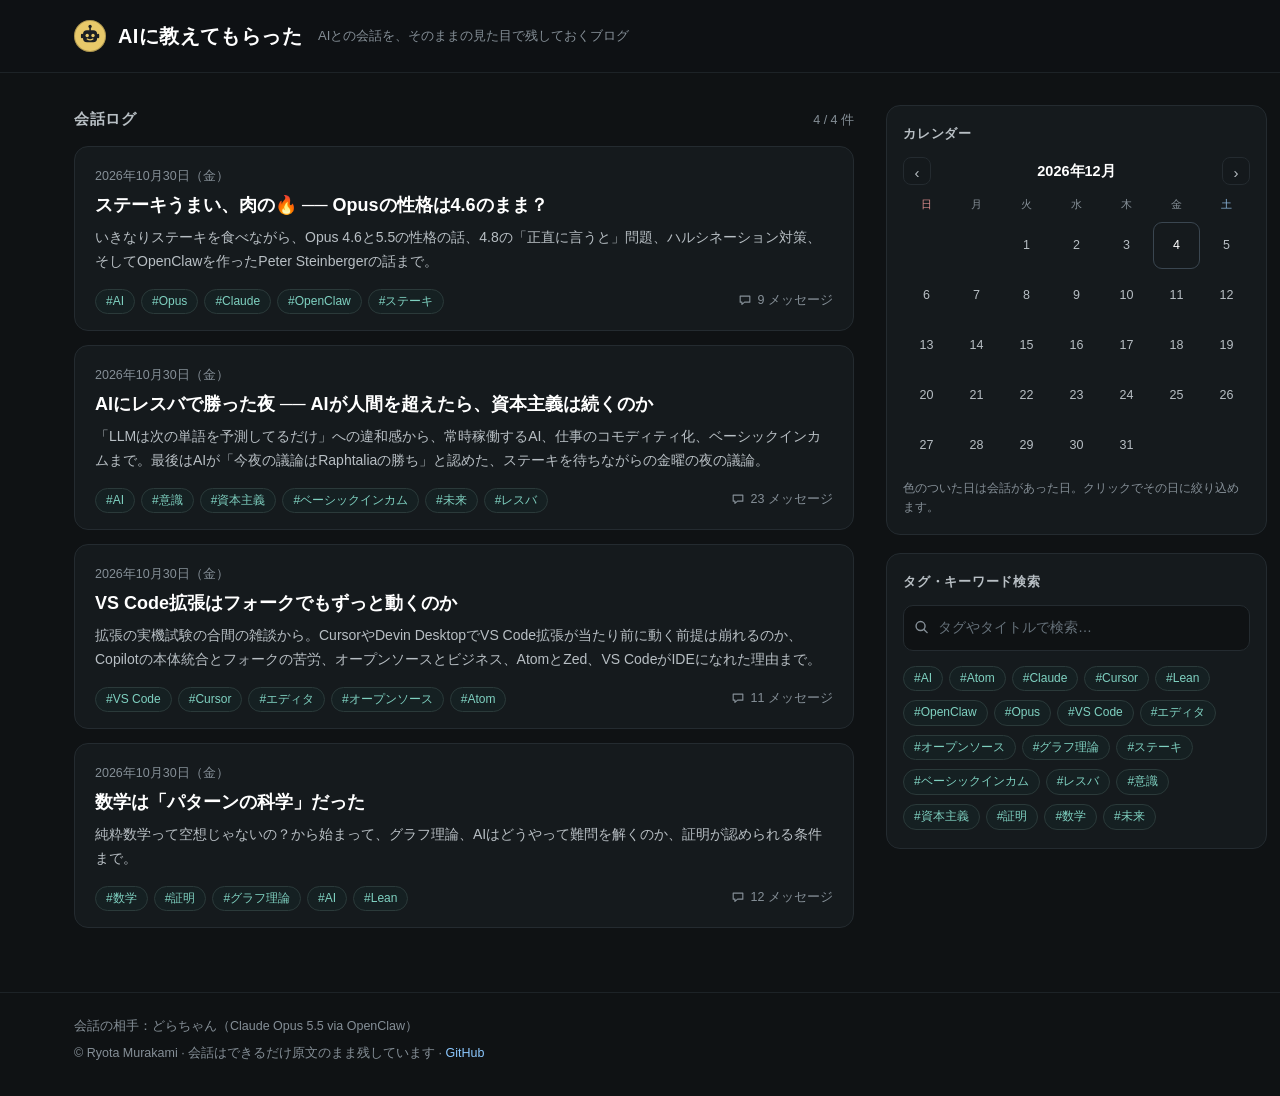
<file: index.html>
<!doctype html>
<html lang="ja">
<head>
<meta charset="utf-8">
<meta name="viewport" content="width=device-width, initial-scale=1">
<title>AIに教えてもらった</title>
<meta name="description" content="AIとの会話を、そのままの見た目で残しておくブログ">
<meta name="theme-color" content="#0f1214">
<meta property="og:title" content="AIに教えてもらった">
<meta property="og:description" content="AIとの会話を、そのままの見た目で残しておくブログ">
<meta property="og:type" content="website">
<link rel="icon" href="assets/favicon.svg" type="image/svg+xml">
<link rel="stylesheet" href="assets/style.css">
</head>
<body>
<header class="site-header">
  <div class="wrap">
    <a class="brand" href="./"><span class="avatar" aria-hidden="true"><svg viewBox="0 0 32 32" aria-hidden="true" focusable="false"><line x1="16" y1="5.5" x2="16" y2="9.5" stroke="#1b1f23" stroke-width="1.8" stroke-linecap="round"/><circle cx="16" cy="5" r="1.9" fill="#1b1f23"/><rect x="5.6" y="13.4" width="2.6" height="5.2" rx="1.3" fill="#1b1f23"/><rect x="23.8" y="13.4" width="2.6" height="5.2" rx="1.3" fill="#1b1f23"/><rect x="8" y="9.5" width="16" height="13.5" rx="4.5" fill="#1b1f23"/><circle cx="12.7" cy="15.3" r="1.9" fill="#e8c96a"/><circle cx="19.3" cy="15.3" r="1.9" fill="#e8c96a"/><path d="M12.8 19.3q3.2 2 6.4 0" stroke="#e8c96a" stroke-width="1.5" fill="none" stroke-linecap="round"/></svg></span><span class="brand-title">AIに教えてもらった</span></a>
    <p class="brand-desc">AIとの会話を、そのままの見た目で残しておくブログ</p>
  </div>
</header>
<main class="wrap layout">
  <section class="posts" aria-labelledby="posts-heading">
    <div class="posts-head">
      <h2 id="posts-heading">会話ログ</h2>
      <span id="result-count" class="result-count" aria-live="polite"></span>
    </div>
    <div id="active-filters" class="active-filters" hidden></div>
    <ol id="post-list" class="post-list"></ol>
    <p id="empty" class="empty" hidden>条件に合う会話はありません。</p>
  </section>

  <aside class="sidebar" aria-label="絞り込み">
    <section class="panel" aria-labelledby="cal-heading">
      <h2 id="cal-heading">カレンダー</h2>
      <div class="cal-head">
        <button type="button" class="cal-nav" id="cal-prev" aria-label="前の月">‹</button>
        <span class="cal-title" id="cal-title"></span>
        <button type="button" class="cal-nav" id="cal-next" aria-label="次の月">›</button>
      </div>
      <div class="cal-grid" id="cal-grid"></div>
      <p class="cal-note">色のついた日は会話があった日。クリックでその日に絞り込めます。</p>
    </section>

    <section class="panel" aria-labelledby="search-heading">
      <h2 id="search-heading">タグ・キーワード検索</h2>
      <label class="search-box">
        <svg viewBox="0 0 16 16" aria-hidden="true"><circle cx="7" cy="7" r="4.8" fill="none" stroke="currentColor" stroke-width="1.5"/><path d="M10.6 10.6 14 14" stroke="currentColor" stroke-width="1.5" stroke-linecap="round"/></svg>
        <span class="visually-hidden">検索</span>
        <input id="search" class="search-input" type="search" placeholder="タグやタイトルで検索…" autocomplete="off">
      </label>
      <ul id="tag-cloud" class="tags tag-cloud" aria-label="タグ"></ul>
    </section>
  </aside>
</main>
<footer class="site-footer">
  <div class="wrap">
    <p id="ai-credit">会話の相手：どらちゃん（Claude Opus 5.5 via OpenClaw）</p>
    <p>© Ryota Murakami · 会話はできるだけ原文のまま残しています · <a href="https://github.com/ryota-murakami/ai-taught-me">GitHub</a></p>
  </div>
</footer>
<script src="assets/md.js"></script>
<script src="assets/app.js"></script>
</body>
</html>
</file>
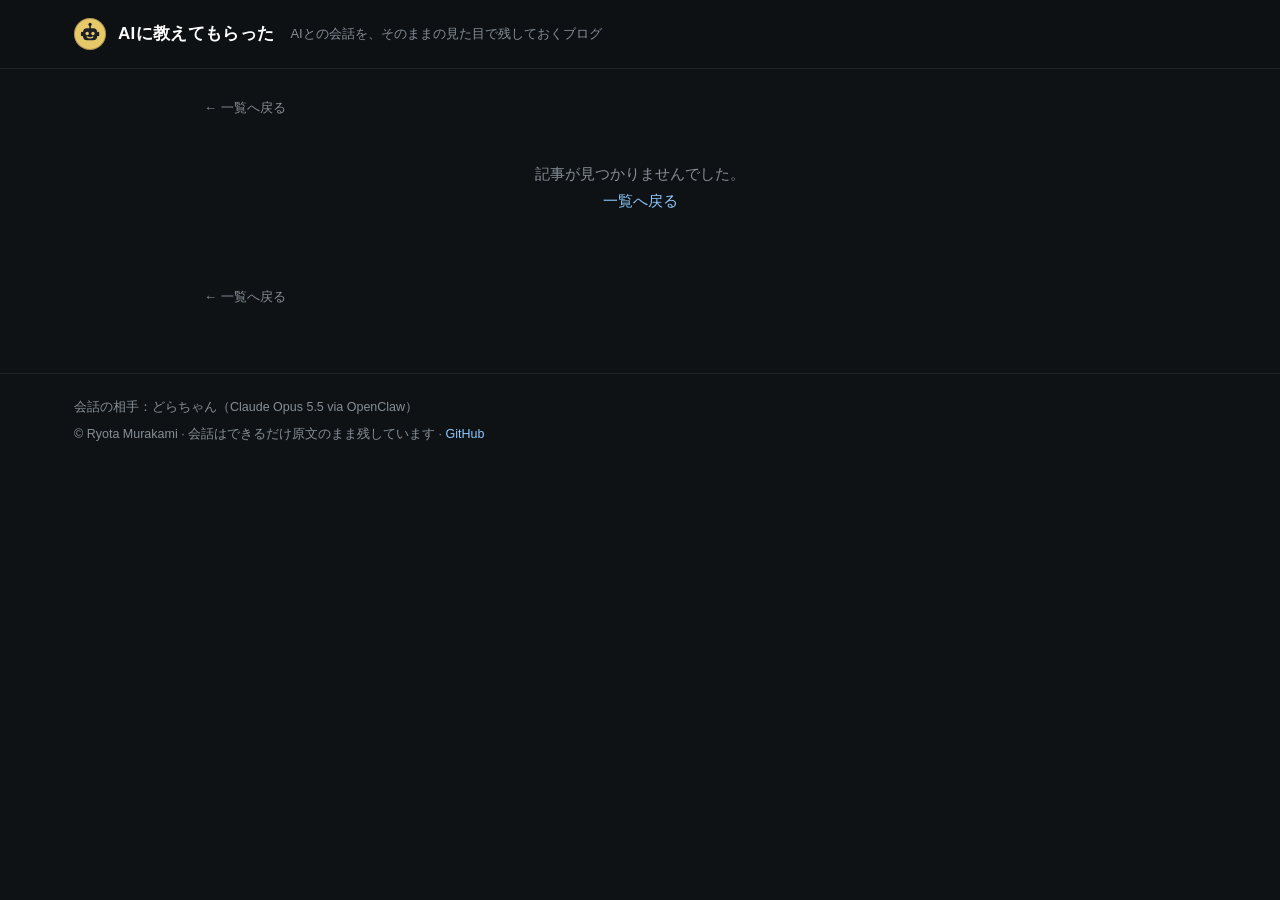
<file: post.html>
<!doctype html>
<html lang="ja">
<head>
<meta charset="utf-8">
<meta name="viewport" content="width=device-width, initial-scale=1">
<title>会話ログ | AIに教えてもらった</title>
<meta name="description" content="AIとの会話を、そのままの見た目で残しておくブログ">
<meta name="theme-color" content="#0f1214">
<meta property="og:title" content="会話ログ | AIに教えてもらった">
<meta property="og:description" content="AIとの会話を、そのままの見た目で残しておくブログ">
<meta property="og:type" content="website">
<link rel="icon" href="assets/favicon.svg" type="image/svg+xml">
<link rel="stylesheet" href="assets/style.css">
</head>
<body>
<header class="site-header compact">
  <div class="wrap">
    <a class="brand" href="./"><span class="avatar" aria-hidden="true"><svg viewBox="0 0 32 32" aria-hidden="true" focusable="false"><line x1="16" y1="5.5" x2="16" y2="9.5" stroke="#1b1f23" stroke-width="1.8" stroke-linecap="round"/><circle cx="16" cy="5" r="1.9" fill="#1b1f23"/><rect x="5.6" y="13.4" width="2.6" height="5.2" rx="1.3" fill="#1b1f23"/><rect x="23.8" y="13.4" width="2.6" height="5.2" rx="1.3" fill="#1b1f23"/><rect x="8" y="9.5" width="16" height="13.5" rx="4.5" fill="#1b1f23"/><circle cx="12.7" cy="15.3" r="1.9" fill="#e8c96a"/><circle cx="19.3" cy="15.3" r="1.9" fill="#e8c96a"/><path d="M12.8 19.3q3.2 2 6.4 0" stroke="#e8c96a" stroke-width="1.5" fill="none" stroke-linecap="round"/></svg></span><span class="brand-title">AIに教えてもらった</span></a>
    <p class="brand-desc">AIとの会話を、そのままの見た目で残しておくブログ</p>
  </div>
</header>
<main class="wrap post-wrap">
  <a class="back" href="./">← 一覧へ戻る</a>
  <article id="post" class="post" aria-busy="true">
    <header class="post-header" id="post-header" hidden>
      <h1 id="post-title"></h1>
      <div class="post-meta">
        <time id="post-date"></time>
        <span id="post-count"></span>
      </div>
      <ul id="post-tags" class="tags"></ul>
      <p id="post-summary" class="post-summary"></p>
      <p id="post-note" class="post-note"></p>
    </header>
    <div id="status" class="status">読み込み中…</div>
    <div id="chat" class="chat" hidden></div>
  </article>
  <p style="margin-top:28px"><a class="back" href="./">← 一覧へ戻る</a></p>
</main>
<footer class="site-footer">
  <div class="wrap">
    <p id="ai-credit">会話の相手：どらちゃん（Claude Opus 5.5 via OpenClaw）</p>
    <p>© Ryota Murakami · 会話はできるだけ原文のまま残しています · <a href="https://github.com/ryota-murakami/ai-taught-me">GitHub</a></p>
  </div>
</footer>
<script src="assets/md.js"></script>
<script src="assets/post.js"></script>
</body>
</html>
</file>
<file: assets/style.css>
/* AIに教えてもらった — styles. Dark theme modelled on the OpenClaw Control UI chat. */
:root {
  --bg: #0f1214;
  --bg-raised: #14191c;
  --panel: #151a1d;
  --border: #242b30;
  --border-soft: #1d2327;
  --text: #e6e6e6;
  --text-dim: #b8bfc4;
  --muted: #858f97;
  --strong: #ffffff;
  --teal: #7fd1c1;
  --teal-dim: #4f9f91;
  --user-bubble: #1d2b2e;
  --yellow: #e8c96a;
  --code-bg: #0b0e10;
  --inline-code: #1c2226;
  --link: #8cc8ff;
  --radius: 16px;
  --font: -apple-system, BlinkMacSystemFont, "Hiragino Sans", "Hiragino Kaku Gothic ProN", "Noto Sans JP",
    "Yu Gothic UI", "Yu Gothic", Meiryo, "Segoe UI", Roboto, "Helvetica Neue", Arial, sans-serif,
    "Apple Color Emoji", "Segoe UI Emoji";
  --mono: ui-monospace, SFMono-Regular, "SF Mono", Menlo, Consolas, "Liberation Mono", monospace;
  color-scheme: dark;
}

*, *::before, *::after { box-sizing: border-box; }
html { -webkit-text-size-adjust: 100%; text-size-adjust: 100%; }
body {
  margin: 0;
  background: var(--bg);
  color: var(--text);
  font-family: var(--font);
  font-size: 15px;
  line-height: 1.8;
  -webkit-font-smoothing: antialiased;
  overflow-wrap: anywhere;
}
a { color: var(--link); text-decoration: none; }
a:hover { text-decoration: underline; }
button { font: inherit; color: inherit; }
:focus-visible { outline: 2px solid var(--teal); outline-offset: 2px; border-radius: 6px; }
[hidden] { display: none !important; }
.visually-hidden { position: absolute; width: 1px; height: 1px; padding: 0; margin: -1px; overflow: hidden; clip: rect(0 0 0 0); white-space: nowrap; border: 0; }

.wrap { width: 100%; max-width: 1180px; margin: 0 auto; padding: 0 24px; }

/* ---------- header / footer ---------- */
.site-header { border-bottom: 1px solid var(--border-soft); background: rgba(15, 18, 20, .92); }
.site-header .wrap { display: flex; align-items: center; gap: 16px; flex-wrap: wrap; padding-top: 18px; padding-bottom: 18px; }
.brand { display: inline-flex; align-items: center; gap: 12px; color: var(--strong); }
.brand:hover { text-decoration: none; }
.brand-title { font-size: 20px; font-weight: 700; letter-spacing: .02em; }
.brand-desc { margin: 0; color: var(--muted); font-size: 13px; }
.site-header.compact .brand-title { font-size: 17px; }

.site-footer { margin-top: 64px; border-top: 1px solid var(--border-soft); color: var(--muted); font-size: 12.5px; }
.site-footer .wrap { padding-top: 22px; padding-bottom: 32px; display: flex; flex-direction: column; gap: 4px; }
.site-footer p { margin: 0; }

/* ---------- avatar ---------- */
.avatar {
  flex: none;
  width: 32px; height: 32px;
  border-radius: 50%;
  background: var(--yellow);
  display: inline-grid; place-items: center;
  box-shadow: 0 0 0 1px rgba(0, 0, 0, .25) inset;
}
.avatar svg { width: 88%; height: 88%; display: block; }
.avatar-lg { width: 38px; height: 38px; }

/* ---------- index layout ---------- */
.layout { display: grid; grid-template-columns: minmax(0, 1fr) 320px; gap: 32px; padding-top: 32px; align-items: start; }
.posts-head { display: flex; align-items: baseline; justify-content: space-between; gap: 12px; margin-bottom: 14px; }
.posts-head h2 { margin: 0; font-size: 15px; color: var(--text-dim); font-weight: 600; letter-spacing: .04em; }
.result-count { color: var(--muted); font-size: 12.5px; }

.post-list { list-style: none; margin: 0; padding: 0; display: grid; gap: 14px; }
.post-card {
  position: relative;
  background: var(--panel);
  border: 1px solid var(--border);
  border-radius: 14px;
  padding: 18px 20px 16px;
  transition: border-color .15s, background .15s, transform .15s;
}
.post-card:hover { border-color: #33403f; background: #172024; }
.post-card h3 { margin: 4px 0 6px; font-size: 18px; line-height: 1.5; }
.post-card h3 a { color: var(--strong); }
.post-card h3 a::after { content: ""; position: absolute; inset: 0; border-radius: inherit; }
.post-card h3 a:hover { text-decoration: none; }
.post-card .summary { margin: 0 0 12px; color: var(--text-dim); font-size: 14px; line-height: 1.75; }
.card-meta { display: flex; align-items: center; gap: 10px; flex-wrap: wrap; color: var(--muted); font-size: 12.5px; }
.card-foot { display: flex; align-items: center; justify-content: space-between; gap: 10px; flex-wrap: wrap; }
.msg-count { display: inline-flex; align-items: center; gap: 6px; color: var(--muted); font-size: 12.5px; }
.msg-count svg { width: 14px; height: 14px; }

.tags { list-style: none; margin: 0; padding: 0; display: flex; flex-wrap: wrap; gap: 6px; }
.tag {
  position: relative; z-index: 1;
  display: inline-flex; align-items: center;
  padding: 1px 10px;
  border-radius: 999px;
  border: 1px solid #2b3a3a;
  background: #152022;
  color: var(--teal);
  font-size: 12px; line-height: 1.8;
  cursor: pointer;
}
a.tag:hover, button.tag:hover { text-decoration: none; border-color: var(--teal-dim); }
.tag.is-active { background: var(--teal); color: #0b1413; border-color: var(--teal); }

.active-filters { display: flex; flex-wrap: wrap; align-items: center; gap: 8px; margin: 0 0 14px; font-size: 12.5px; color: var(--muted); }
.filter-pill { display: inline-flex; align-items: center; gap: 6px; padding: 2px 6px 2px 10px; border-radius: 999px; background: #1a2226; border: 1px solid var(--border); color: var(--text); }
.filter-pill button, .link-btn { background: none; border: 0; padding: 0 4px; color: var(--muted); cursor: pointer; }
.filter-pill button:hover, .link-btn:hover { color: var(--strong); }
.link-btn { text-decoration: underline; text-underline-offset: 3px; font-size: 12.5px; }
.empty { color: var(--muted); padding: 28px 4px; text-align: center; border: 1px dashed var(--border); border-radius: 14px; }

/* ---------- sidebar ---------- */
.sidebar { display: grid; gap: 18px; position: sticky; top: 20px; }
.panel { background: var(--panel); border: 1px solid var(--border); border-radius: 14px; padding: 16px 16px 18px; }
.panel h2 { margin: 0 0 12px; font-size: 13px; color: var(--text-dim); font-weight: 600; letter-spacing: .06em; }

.cal-head { display: flex; align-items: center; justify-content: space-between; margin-bottom: 8px; }
.cal-title { font-weight: 700; color: var(--strong); font-size: 14.5px; }
.cal-nav { width: 28px; height: 28px; border-radius: 8px; border: 1px solid var(--border); background: var(--bg-raised); color: var(--text-dim); cursor: pointer; display: grid; place-items: center; }
.cal-nav:hover { color: var(--strong); border-color: #34404a; }
.cal-grid { display: grid; grid-template-columns: repeat(7, 1fr); gap: 3px; text-align: center; }
.cal-dow { font-size: 11px; color: var(--muted); padding: 2px 0 4px; }
.cal-dow.sun { color: #d98b8b; } .cal-dow.sat { color: #8bb4d9; }
.cal-day {
  aspect-ratio: 1 / 1;
  display: grid; place-items: center;
  border-radius: 9px;
  font-size: 12.5px;
  color: var(--text-dim);
  border: 1px solid transparent;
  background: none;
  padding: 0;
  position: relative;
  font-variant-numeric: tabular-nums;
}
.cal-day.is-out { visibility: hidden; }
.cal-day.is-today { border-color: #3a4650; color: var(--strong); }
button.cal-day.has-post { background: #1d3431; color: var(--teal); font-weight: 700; cursor: pointer; }
button.cal-day.has-post::after { content: ""; position: absolute; bottom: 4px; width: 4px; height: 4px; border-radius: 50%; background: var(--teal); }
button.cal-day.has-post:hover { background: #24423e; }
button.cal-day.is-selected { background: var(--teal); color: #0b1413; }
button.cal-day.is-selected::after { background: #0b1413; }
.cal-note { margin: 10px 0 0; font-size: 11.5px; color: var(--muted); line-height: 1.6; }

.search-box { position: relative; }
.search-box svg { position: absolute; left: 11px; top: 50%; transform: translateY(-50%); width: 15px; height: 15px; color: var(--muted); pointer-events: none; }
.search-input {
  width: 100%;
  background: var(--bg);
  border: 1px solid var(--border);
  border-radius: 10px;
  padding: 9px 12px 9px 34px;
  color: var(--text);
  font: inherit; font-size: 14px;
}
.search-input::placeholder { color: #66717a; }
.search-input:focus { outline: none; border-color: var(--teal-dim); box-shadow: 0 0 0 3px rgba(127, 209, 193, .12); }
.tag-cloud { margin-top: 12px; }

/* ---------- post page ---------- */
.post-wrap { max-width: 920px; padding-top: 24px; }
.back { display: inline-flex; align-items: center; gap: 6px; color: var(--muted); font-size: 13px; }
.back:hover { color: var(--strong); text-decoration: none; }
.post-header { margin: 18px 0 22px; }
.post-header h1 { margin: 0 0 8px; font-size: 26px; line-height: 1.45; color: var(--strong); letter-spacing: .01em; }
.post-meta { display: flex; flex-wrap: wrap; align-items: center; gap: 4px 14px; color: var(--muted); font-size: 13px; margin-bottom: 10px; }
.post-summary { margin: 12px 0 0; color: var(--text-dim); font-size: 14px; }
.post-note { margin: 10px 0 0; color: var(--muted); font-size: 12.5px; }
.status { color: var(--muted); padding: 40px 0; text-align: center; }

.chat {
  border: 1px solid var(--border-soft);
  border-radius: 18px;
  background: var(--bg);
  padding: 26px 26px 30px;
  display: flex; flex-direction: column; gap: 26px;
}
.chat-day { align-self: center; font-size: 11.5px; color: var(--muted); padding: 2px 12px; border: 1px solid var(--border-soft); border-radius: 999px; background: var(--bg-raised); }

/* user */
.msg-user { align-self: flex-end; max-width: min(78%, 640px); display: flex; flex-direction: column; align-items: flex-end; }
.bubble {
  background: var(--user-bubble);
  border-radius: var(--radius);
  padding: 11px 16px;
  color: var(--text);
}
.msg-meta { display: flex; align-items: center; gap: 8px; margin-top: 6px; font-size: 12px; line-height: 1.4; color: var(--muted); }
.msg-user .msg-meta .author { color: var(--teal); font-weight: 600; }
.msg-meta time { color: #6b757d; font-variant-numeric: tabular-nums; }

/* assistant */
.msg-assistant { position: relative; }
.reply-to {
  position: relative;
  padding-left: 50px;
  height: 22px;
  font-size: 12px; line-height: 22px;
  color: var(--muted);
  white-space: nowrap; overflow: hidden; text-overflow: ellipsis;
}
.reply-to::before {
  content: "";
  position: absolute;
  left: 18px; top: 11px; bottom: -4px;
  width: 26px;
  border-left: 2px solid #343d43;
  border-top: 2px solid #343d43;
  border-top-left-radius: 9px;
}
.reply-to b { color: var(--text-dim); font-weight: 600; }
.msg-row { display: flex; gap: 14px; align-items: flex-start; margin-top: 4px; }
.msg-main { flex: 1; min-width: 0; }
.msg-assistant .msg-meta { margin-top: 10px; }
.msg-assistant .msg-meta .author { color: var(--yellow); font-weight: 600; }

/* ---------- markdown body ---------- */
.md { font-size: 15px; line-height: 1.85; }
.md > :first-child { margin-top: 0; }
.md > :last-child { margin-bottom: 0; }
.md p { margin: 0 0 .9em; }
.md strong { color: var(--strong); font-weight: 700; }
.md em { font-style: italic; color: var(--strong); }
.md h1, .md h2, .md h3, .md h4 { color: var(--strong); font-weight: 700; line-height: 1.5; margin: 1.6em 0 .6em; }
.md h1 { font-size: 1.45em; }
.md h2 { font-size: 1.25em; }
.md h3 { font-size: 1.1em; }
.md h4 { font-size: 1em; }
.md ul, .md ol { margin: .3em 0 1em; padding-left: 1.5em; }
.md li { margin: .25em 0; }
.md li::marker { color: var(--muted); }
.md li > ul, .md li > ol { margin: .25em 0 .25em; }
.md hr { border: 0; border-top: 1px solid var(--border); margin: 1.6em 0; }
.md blockquote { margin: 0 0 1em; padding: .2em 1em; border-left: 3px solid #36424a; color: var(--text-dim); }
.md a { text-decoration: underline; text-underline-offset: 3px; text-decoration-color: rgba(140, 200, 255, .4); }
.md code {
  font-family: var(--mono);
  font-size: .86em;
  background: var(--inline-code);
  border: 1px solid #262e33;
  border-radius: 6px;
  padding: .12em .42em;
  color: #f0d9a8;
}
.md .table-wrap { overflow-x: auto; margin: .4em 0 1.1em; border: 1px solid var(--border); border-radius: 10px; }
.md table { border-collapse: collapse; width: 100%; font-size: .93em; line-height: 1.65; }
.md th, .md td { padding: 9px 14px; border-bottom: 1px solid var(--border); text-align: left; vertical-align: top; }
.md th + th, .md td + td { border-left: 1px solid var(--border); }
.md tbody tr:last-child td { border-bottom: 0; }
.md th { background: #161c20; color: var(--strong); font-weight: 700; white-space: nowrap; }
.md tbody tr:nth-child(even) td { background: rgba(255, 255, 255, .015); }

.bubble.md p { margin-bottom: .75em; }

/* code blocks */
.codeblock { margin: .5em 0 1.1em; border: 1px solid var(--border); border-radius: 12px; background: var(--code-bg); overflow: hidden; }
.codeblock-head { display: flex; align-items: center; justify-content: space-between; padding: 6px 8px 6px 14px; border-bottom: 1px solid var(--border-soft); background: #11161a; }
.codeblock-lang { font-family: var(--mono); font-size: 11.5px; color: var(--muted); text-transform: lowercase; letter-spacing: .03em; }
.copy-btn {
  display: inline-flex; align-items: center; gap: 6px;
  padding: 3px 9px;
  border-radius: 7px;
  border: 1px solid var(--border);
  background: var(--bg-raised);
  color: var(--text-dim);
  font-size: 11.5px; line-height: 1.6;
  cursor: pointer;
}
.copy-btn:hover { color: var(--strong); border-color: #3a464f; }
.copy-btn.is-copied { color: var(--teal); border-color: var(--teal-dim); }
.codeblock pre { margin: 0; padding: 14px 16px; overflow-x: auto; }
.codeblock code { font-family: var(--mono); font-size: 13px; line-height: 1.65; color: #d6dde3; background: none; border: 0; padding: 0; border-radius: 0; white-space: pre; }
.tok-keyword { color: #c792ea; }
.tok-type { color: #7fd1c1; }
.tok-fn { color: #82aaff; }
.tok-string { color: #c3e88d; }
.tok-number { color: #f78c6c; }
.tok-comment { color: #637079; font-style: italic; }

.li-text { display: inline; }

/* ---------- responsive ---------- */
@media (max-width: 960px) {
  .layout { grid-template-columns: minmax(0, 1fr); }
  .sidebar { position: static; grid-template-columns: repeat(auto-fit, minmax(260px, 1fr)); }
}
@media (max-width: 600px) {
  body { font-size: 14.5px; }
  .wrap { padding: 0 14px; }
  .site-header .wrap { padding-top: 14px; padding-bottom: 14px; gap: 6px 12px; }
  .brand-title { font-size: 18px; }
  .layout { padding-top: 18px; gap: 18px; }
  .post-card { padding: 15px 15px 14px; }
  .post-card h3 { font-size: 16.5px; }
  .post-header h1 { font-size: 21px; }
  .chat { padding: 16px 12px 20px; border-radius: 14px; gap: 22px; border-left: 0; border-right: 0; margin: 0 -14px; border-radius: 0; }
  .msg-user { max-width: 88%; }
  .bubble { padding: 10px 14px; }
  .md { font-size: 14.5px; line-height: 1.8; }
  .reply-to { padding-left: 42px; }
  .reply-to::before { left: 14px; width: 22px; }
  .msg-row { gap: 10px; }
  .avatar-lg { width: 30px; height: 30px; }
  .md ul, .md ol { padding-left: 1.3em; }
  .md th, .md td { padding: 8px 10px; }
  .md th { white-space: normal; }
  .codeblock code { font-size: 12.5px; }
}
</file>
